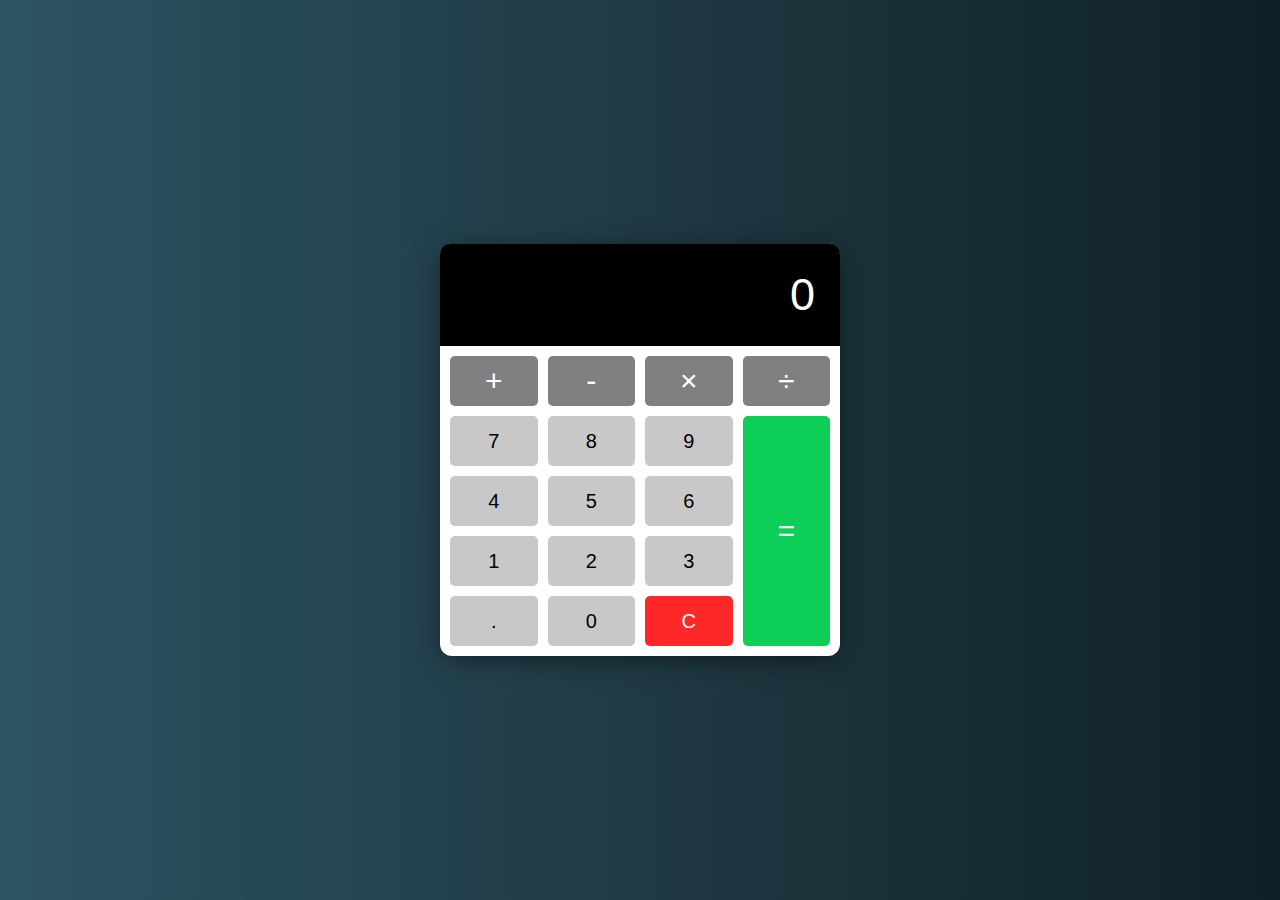
<file: Calculator/index.html>
<!DOCTYPE html>
<html lang="en">
<head>
    <meta charset="UTF-8">
    <meta name="viewport" content="width=device-width, initial-scale=1.0">
    <title>Calculator</title>
    <link rel="icon" type="image/png" href="favicon.png">
    <link rel="stylesheet" href="style.css">
</head>
<body>
    <!-- Calculator -->
    <div class="calculator">
        <!-- Display -->
        <div class="calculator-display">
            <h1>0</h1>
        </div>
        <!-- Buttons -->
        <div class="calculator-buttons">
            <button class="operator" value="+">+</button>
            <button class="operator" value="-">-</button>
            <button class="operator" value="*">×</button>
            <button class="operator" value="/">÷</button>
            <button value="7">7</button>
            <button value="8">8</button>
            <button value="9">9</button>
            <button value="4">4</button>
            <button value="5">5</button>
            <button value="6">6</button>
            <button value="1">1</button>
            <button value="2">2</button>
            <button value="3">3</button>
            <button class="decimal" value=".">.</button>
            <button value="0">0</button>
            <button class="clear" id="clear-btn">C</button>
            <button class="equal-sign operator" value="=">=</button>
        </div>
    </div>
    <!-- Script -->
    <script src="script.js"></script>
</body>
</html>
</file>
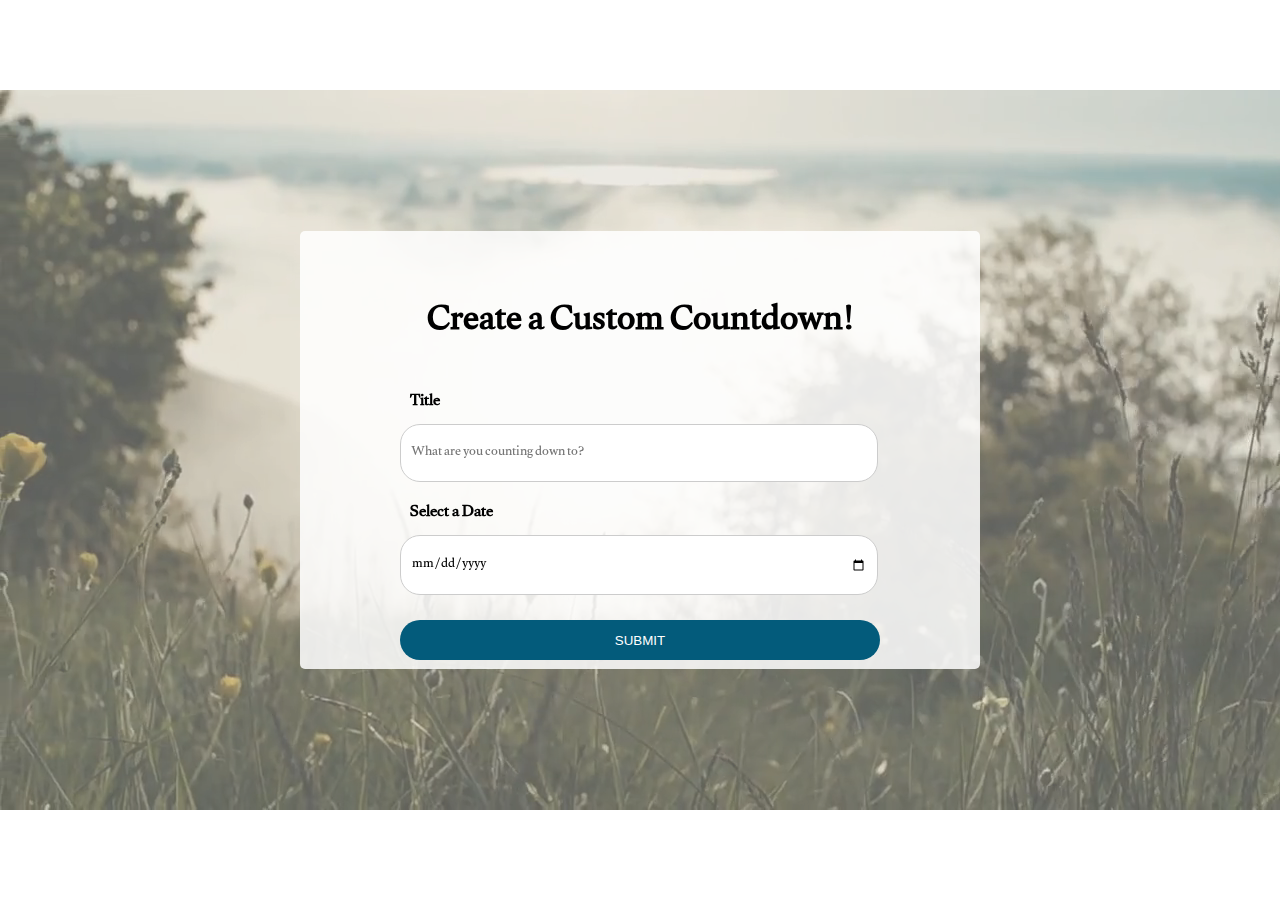
<file: Custom Countdown/index.html>
<!DOCTYPE html>
<html lang="en">
<head>
    <meta charset="UTF-8">
    <meta name="viewport" content="width=device-width, initial-scale=1.0">
    <title>Custom Countdown</title>
    <link rel="icon" type="image/png" href="favicon.png">
    <link rel="stylesheet" href="style.css">
</head>
<body>
    <!-- video background -->
    <video class="video-background" loop muted autoplay>
        <source src="Nature.mp4"></source>
    </video>
    <div class="video-overlay"></div>
    <!-- container -->
    <div class="container">
        <!-- input -->
        <div class="input-container" id="input-container">
            <h1>Create a Custom Countdown!</h1>
            <form class="form" id="coundownForm">
                <label for="title">Title</label>
                <input type="text" id="title" placeholder="What are you counting down to? ">
                <label for="date-picker">Select a Date</label>
                <input type="date" id="date-picker">
                <button type="submit">Submit</button>
            </form>
        </div>
        <!-- countdown -->
        <div class="countdown" id="countdown" hidden>
            <h1 id="countdown-title">Countdown Title Here</h1>
            <ul>
                <li><span></span>Days</li>
                <li><span></span>Hours</li>
                <li><span></span>Minutes</li>
                <li><span></span>Seconds</li>
            </ul>
            <button id="countdown-button">Reset</button>
        </div>
        <!-- complete -->
        <div class="complete" id="complete" hidden>
            <h1 class="complete-title">Countdown Complete!</h1>
            <h1 id="complete-info"></h1>
            <button id="complete-button">New Countdown</button>
        </div>
    </div>
    <!-- Script -->
    <script src="script.js"></script>
</body>
</html>
</file>
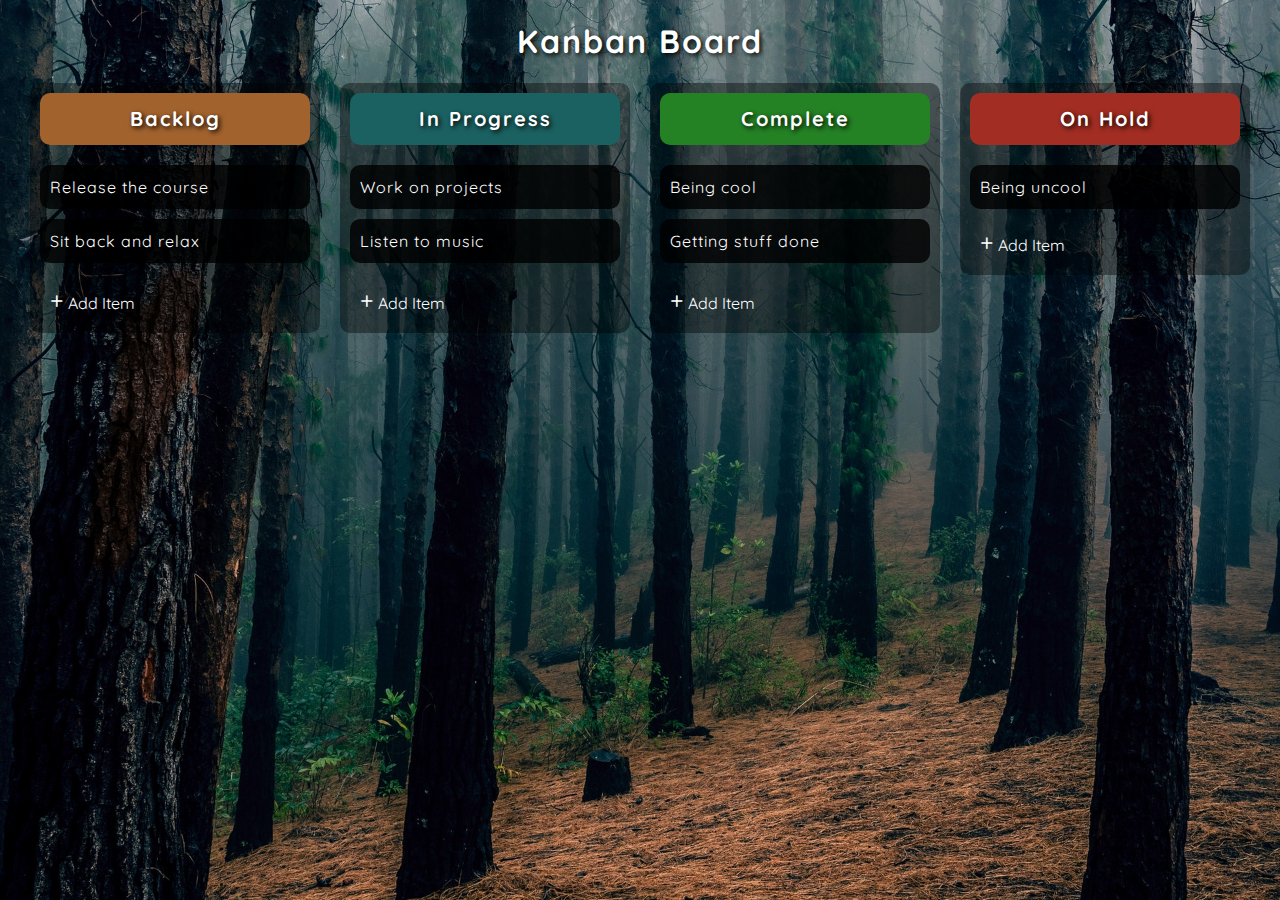
<file: Drag and Drop/index.html>
<!DOCTYPE html>
<html lang="en">
<head>
    <meta charset="UTF-8">
    <meta name="viewport" content="width=device-width, initial-scale=1.0">
    <title>Drag and Drop</title>
    <link rel="icon" type="image/png" href="favicon.png">
    <link rel="stylesheet" href="style.css">
</head>
<body>
    <h1 class="main-title">Kanban Board</h1>
    <div class="drag-container">
        <ul class="drag-list">
            <!-- Backlog Column -->
            <li class="drag-column backlog-column">
                <span class="header">
                    <h1>Backlog</h1>
                </span>
                <!-- Backlog Content -->
                <div id="backlog-content" class="custom-scroll">
                    <ul class="drag-item-list" id="backlog-list" ondrop="drop(event)" ondragover="allowDrop(event)" ondragenter="dragEnter(0)"></ul>
                </div>
                <!-- Add Button Group -->
                <div class="add-btn-group">
                    <div class="add-btn" onclick="showInputBox(0)">
                        <span class="plus-sign">+</span>
                        <span>Add Item</span>
                    </div>
                    <div class="add-btn solid" onclick="hideInputBox(0)">
                        <span>Save Item</span>
                    </div>
                </div>
                <div class="add-container">
                    <div class="add-item" contenteditable="true"></div>
                </div>
            </li>
            <!-- Progress Column -->
            <li class="drag-column progress-column">
                <span class="header">
                    <h1>In Progress</h1>
                </span>
                <!-- Progress Content -->
                <div id="progress-content" class="custom-scroll">
                    <ul class="drag-item-list" id="progress-list" ondrop="drop(event)" ondragover="allowDrop(event)" ondragenter="dragEnter(1)"></ul>
                </div>
                <!-- Add Button Group -->
                <div class="add-btn-group">
                    <div class="add-btn" onclick="showInputBox(1)">
                        <span class="plus-sign">+</span>
                        <span>Add Item</span>
                    </div>
                    <div class="add-btn solid" onclick="hideInputBox(1)">
                        <span>Save Item</span>
                    </div>
                </div>
                <div class="add-container">
                    <div class="add-item" contenteditable="true"></div>
                </div>
            </li>
            <!-- Complete Column -->
            <li class="drag-column complete-column">
                <span class="header">
                    <h1>Complete</h1>
                </span>
                <!-- Complete Content -->
                <div id="complete-content" class="custom-scroll">
                    <ul class="drag-item-list" id="complete-list" ondrop="drop(event)" ondragover="allowDrop(event)" ondragenter="dragEnter(2)"></ul>
                </div>
                <!-- Add Button Group -->
                <div class="add-btn-group">
                    <div class="add-btn" onclick="showInputBox(2)">
                        <span class="plus-sign">+</span>
                        <span>Add Item</span>
                    </div>
                    <div class="add-btn solid" onclick="hideInputBox(2)">
                        <span>Save Item</span>
                    </div>
                </div>
                <div class="add-container">
                    <div class="add-item" contenteditable="true"></div>
                </div>
            </li>
            <!-- On Hold Column -->
            <li class="drag-column on-hold-column">
                <span class="header">
                    <h1>On Hold</h1>
                </span>
                <!-- On Hold Content -->
                <div id="on-hold-content" class="custom-scroll">
                    <ul class="drag-item-list" id="on-hold-list" ondrop="drop(event)" ondragover="allowDrop(event)" ondragenter="dragEnter(3)"></ul>
                </div>
                <!-- Add Button Group -->
                <div class="add-btn-group">
                    <div class="add-btn" onclick="showInputBox(3)">
                        <span class="plus-sign">+</span>
                        <span>Add Item</span>
                    </div>
                    <div class="add-btn solid" onclick="hideInputBox(3)">
                        <span>Save Item</span>
                    </div>
                </div>
                <div class="add-container">
                    <div class="add-item" contenteditable="true"></div>
                </div>
            </li>
        </ul>
    </div>
    <!-- Script -->
    <script src="script.js"></script>
</body>
</html>
</file>
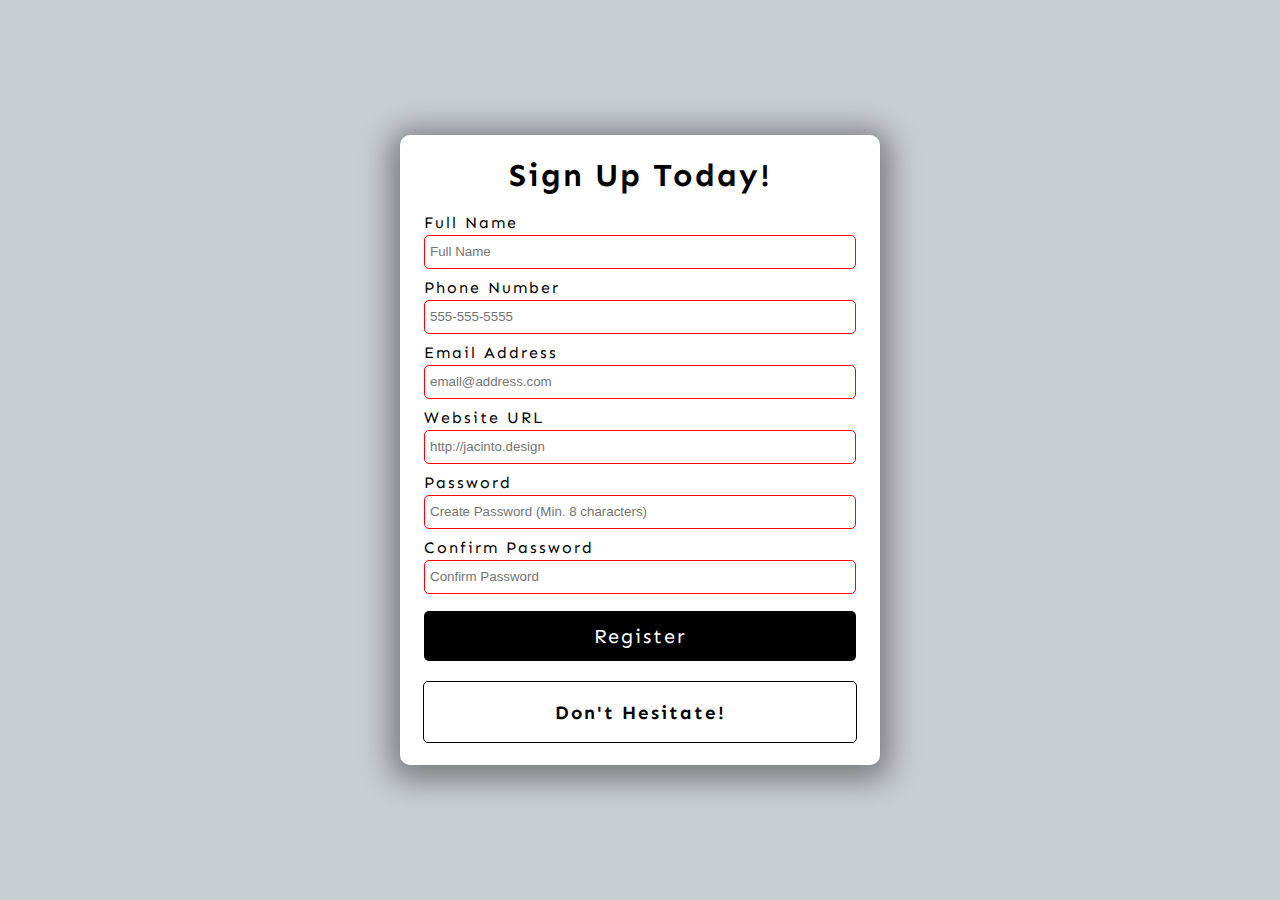
<file: Form Validator/index.html>
<!DOCTYPE html>
<html lang="en">
<head>
    <meta charset="UTF-8">
    <meta name="viewport" content="width=device-width, initial-scale=1.0">
    <title>Form Validator</title>
    <link rel="icon" type="image/png" href="favicon.png">
    <link rel="stylesheet" href="style.css">
</head>
<body>
  <div class="container">
    <h1>Sign Up Today!</h1>
    <!-- Form -->
    <form id="form">
      <!-- Full Name -->
      <div class="form-group">
        <label for="name">Full Name</label>
        <input type="text" id="name" name="name" 
               placeholder="Full Name" required minlength="3" maxlength="100">
      </div>
      <!-- Phone Number -->
      <div class="form-group">
        <label for="phone">Phone Number</label>
        <input type="tel" id="phone" name="phone" 
               placeholder="555-555-5555" required pattern="[0-9]{3}-[0-9]{3}-[0-9]{4}">
      </div>
      <!-- Email Address -->
      <div class="form-group">
        <label for="email">Email Address</label>
        <input type="email" id="email" name="email" 
               placeholder="email@address.com" required>
      </div>
      <!-- Website URL -->
      <div class="form-group">
        <label for="website">Website URL</label>
        <input type="url" id="website" name="website" 
               placeholder="http://jacinto.design" required>
      </div>
      <!-- Password -->
      <div class="form-group">
        <label for="password1">Password</label>
        <input type="password" id="password1" placeholder="Create Password (Min. 8 characters)" 
               required pattern="^(?=.*\d)(?=.*[a-z])(?=.*[A-Z])(?=.*[a-zA-Z]).{8,}$"
               title="Please include at least 1 uppercase character, 1 lowercase character, and 1 number.">
      </div>
      <!-- Confirm Password -->
      <div class="form-group">
        <label for="password2">Confirm Password</label>
        <input type="password" id="password2" placeholder="Confirm Password"
               required pattern="^(?=.*\d)(?=.*[a-z])(?=.*[A-Z])(?=.*[a-zA-Z]).{8,}$" name="password">
      </div>
      <button type="submit">Register</button>
    </form>
    <!-- Error/Success Message -->
    <div class="message-container">
      <h3 id="message">Don't Hesitate!</h3>
    </div>
  </div>
  <!-- Script -->
  <script src="script.js"></script>
</body>
</html>
</file>
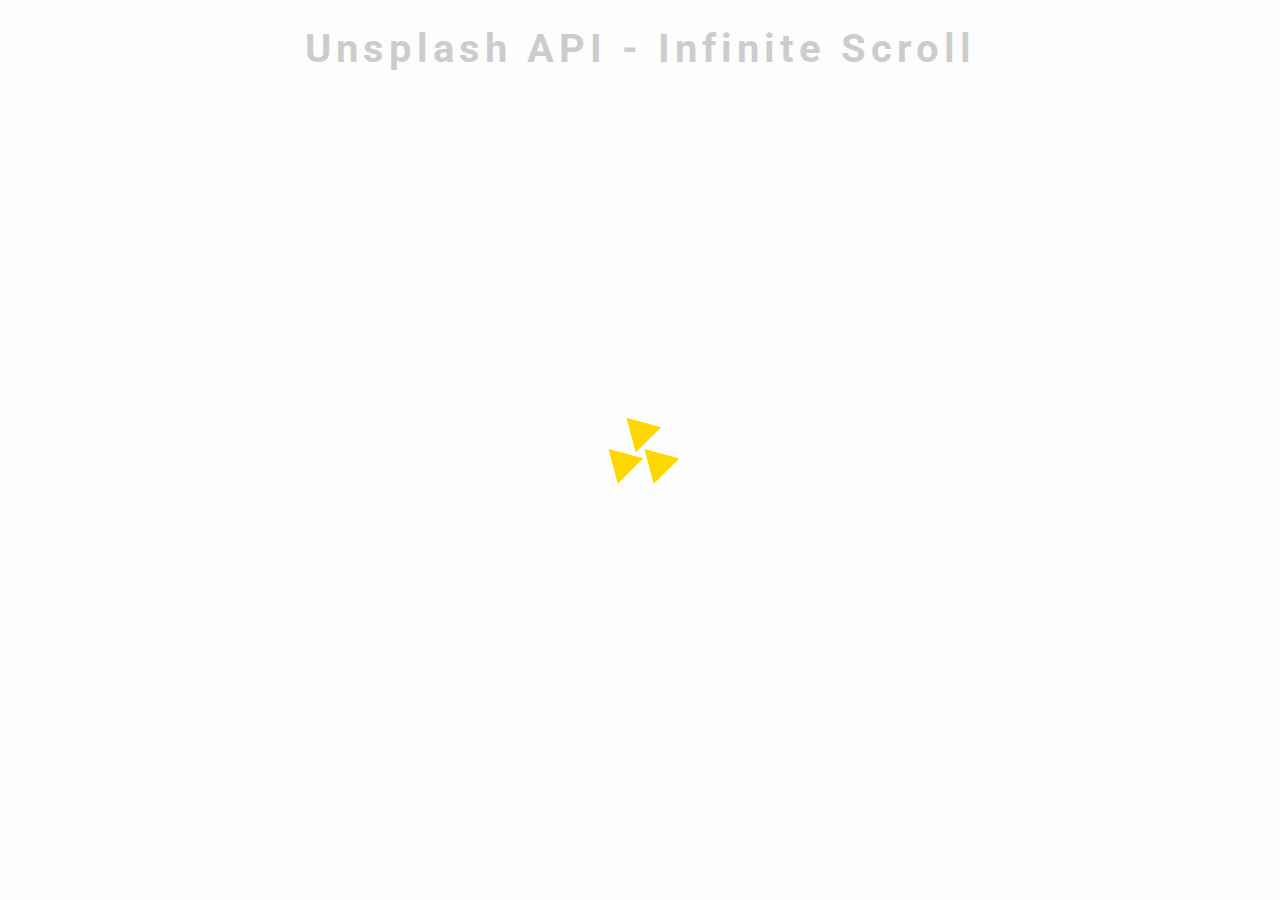
<file: Infinity Scroll/index.html>
<!DOCTYPE html>
<html lang="en">
<head>
    <meta charset="UTF-8">
    <meta http-equiv="X-UA-Compatible" content="IE=edge">
    <meta name="viewport" content="width= , initial-scale=1.0">
    <title>Infinite Scroll</title>
    <link rel="icon" type="image/png" href="https://www.google.com/s2/u/0/favicons?domain=css-tricks.com">
    <link rel="stylesheet" href="style.css"/>
</head>
<body>
    <!-- Title -->
    <h1>Unsplash API - Infinite Scroll</h1>
    <!-- Loader -->
    <div class="loader" id="loader">
        <img src="loader.svg" alt="Loading">
    </div>
    <!-- Image Container -->
    <div class="image-container" id="image-container"></div>
    
    <!-- Script -->
    <script src="script.js"></script>
</body>
</html>
</file>
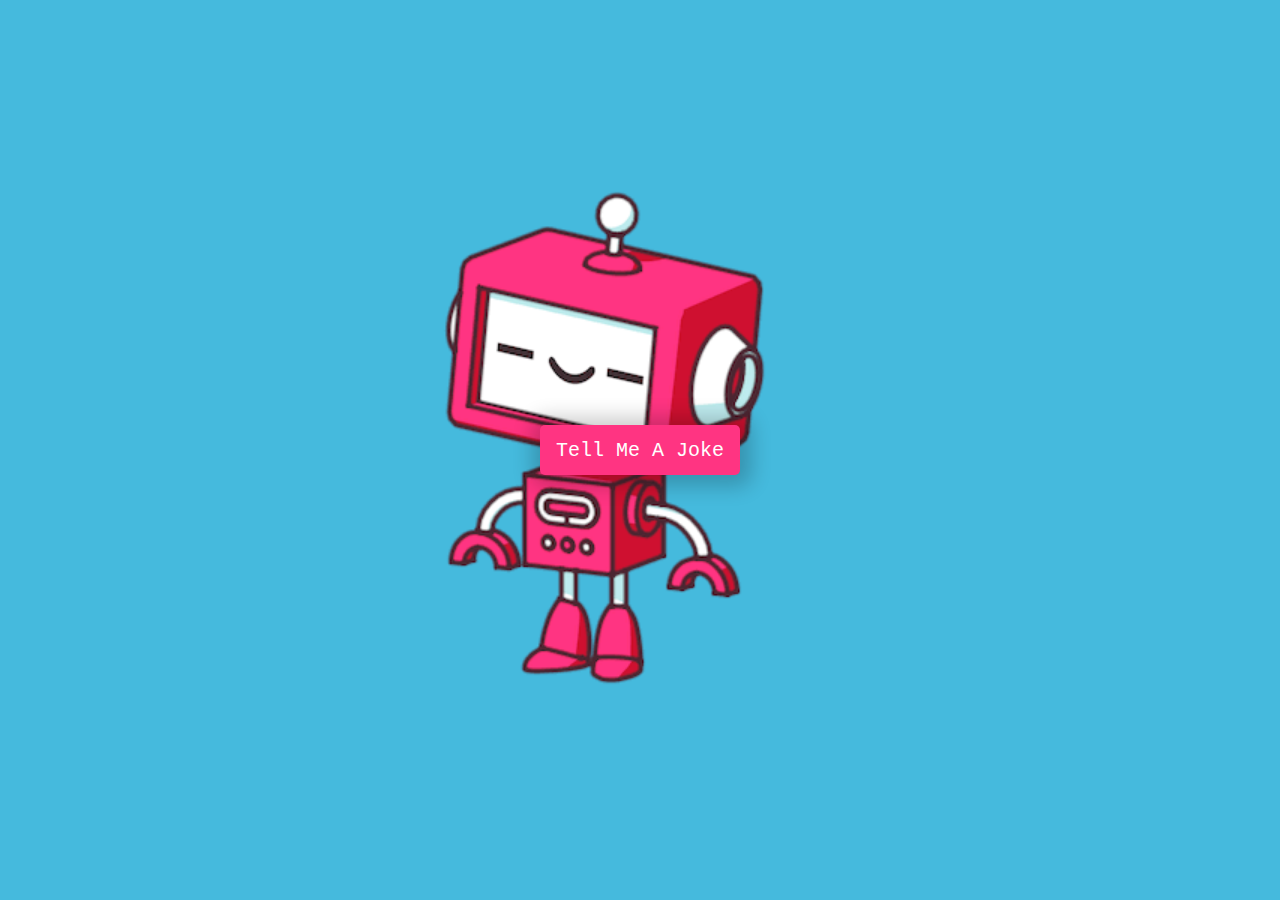
<file: Joke Teller/index.html>
<!DOCTYPE html>
<html lang="en">
<head>
    <meta charset="UTF-8">
    <meta name="viewport" content="width=device-width, initial-scale=1.0">
    <title>Joke Teller</title>
    <link rel="icon" type="image/png" href="favicon.png">
    <link rel="stylesheet" href="style.css">
</head>
<body>
    <div class="container">
        <button id="button">Tell Me A Joke</button>
        <audio id="audio" controls hidden></audio>
    </div>
    <!-- Script -->
    <script src="script.js"></script>
</body>
</html>
</file>
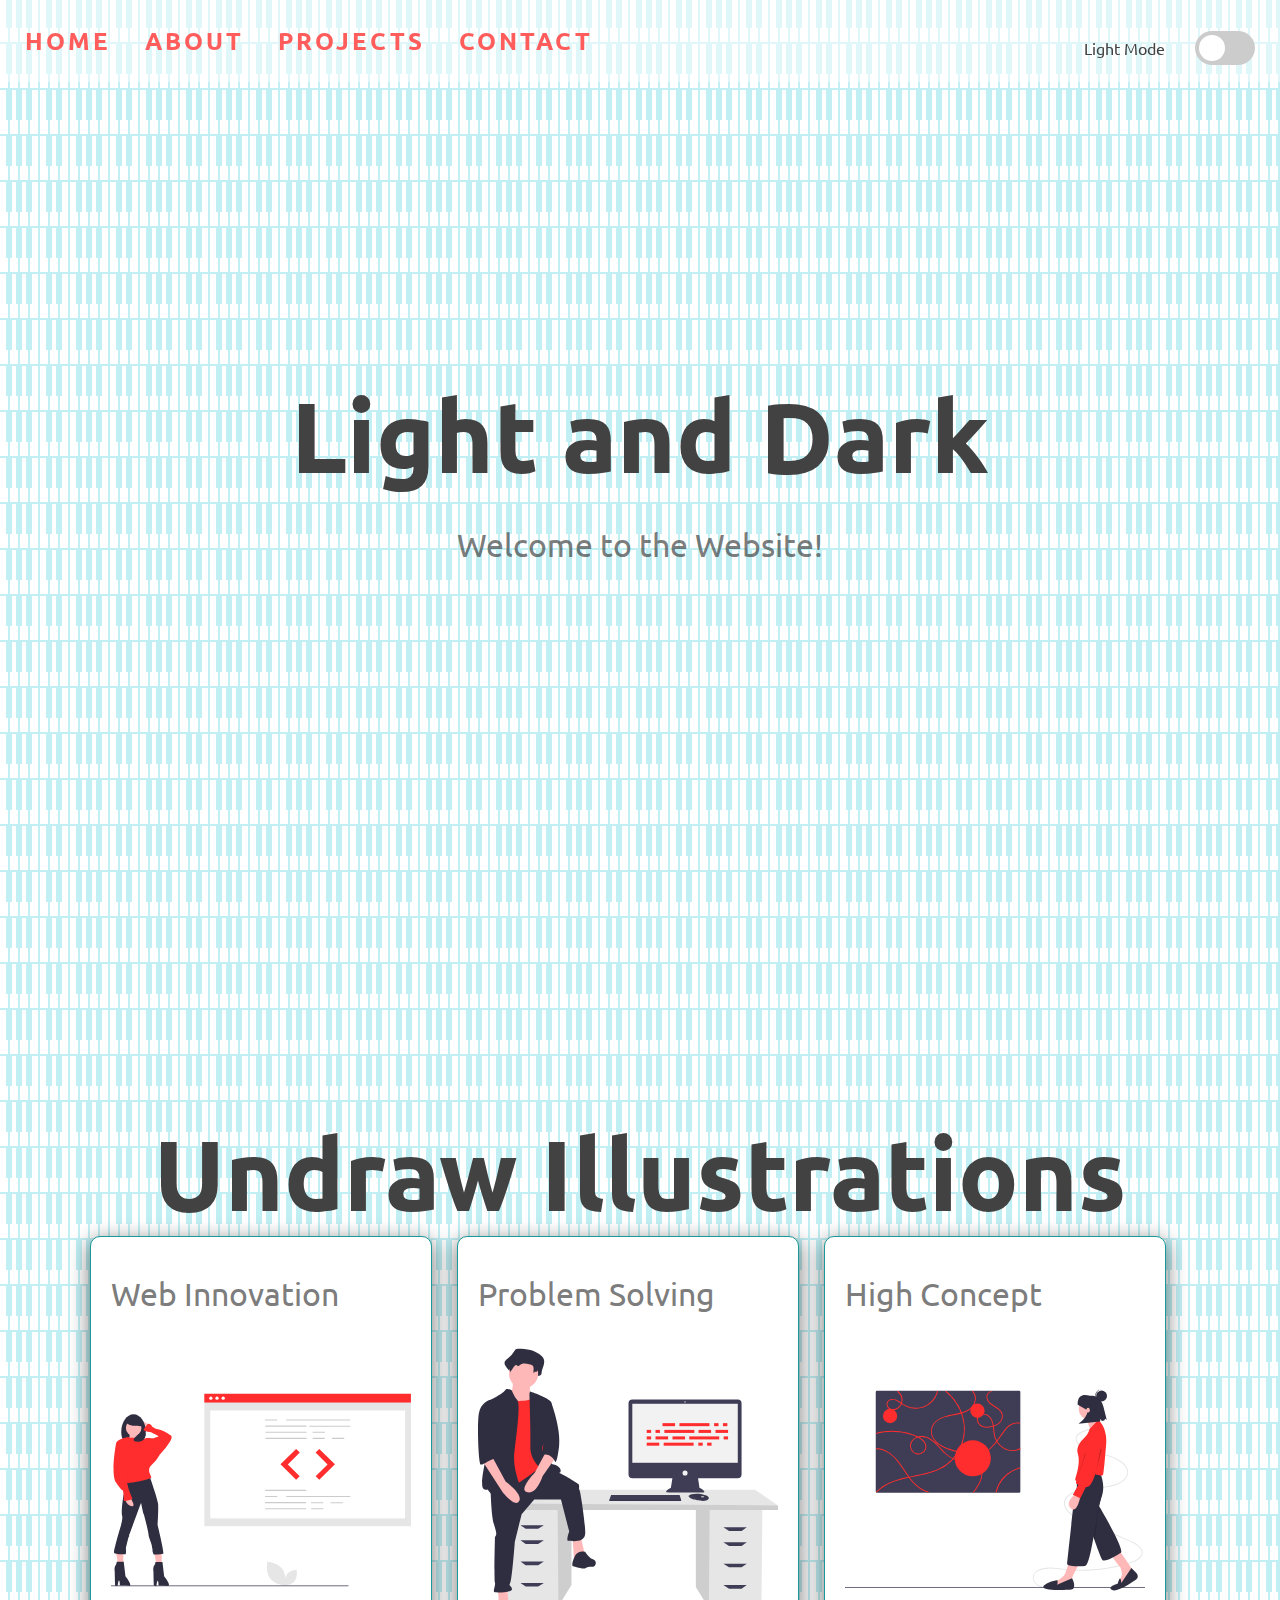
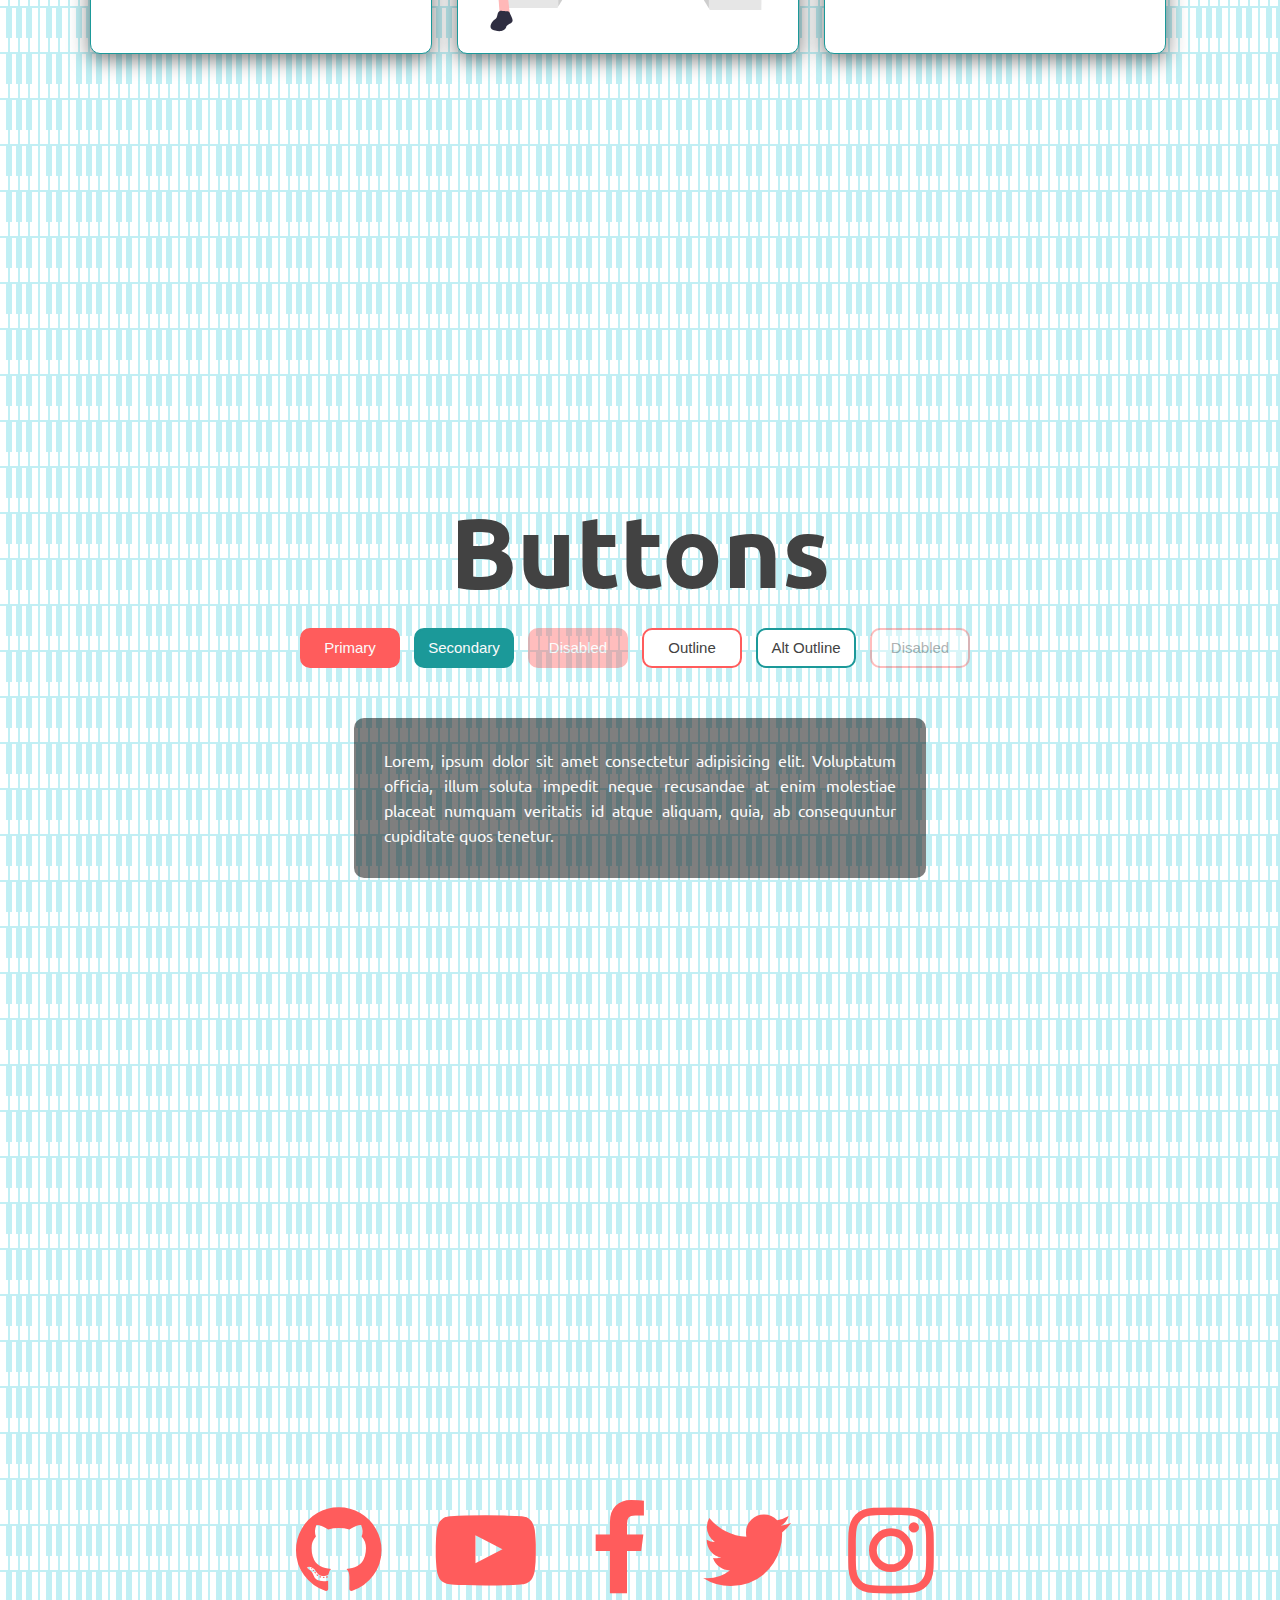
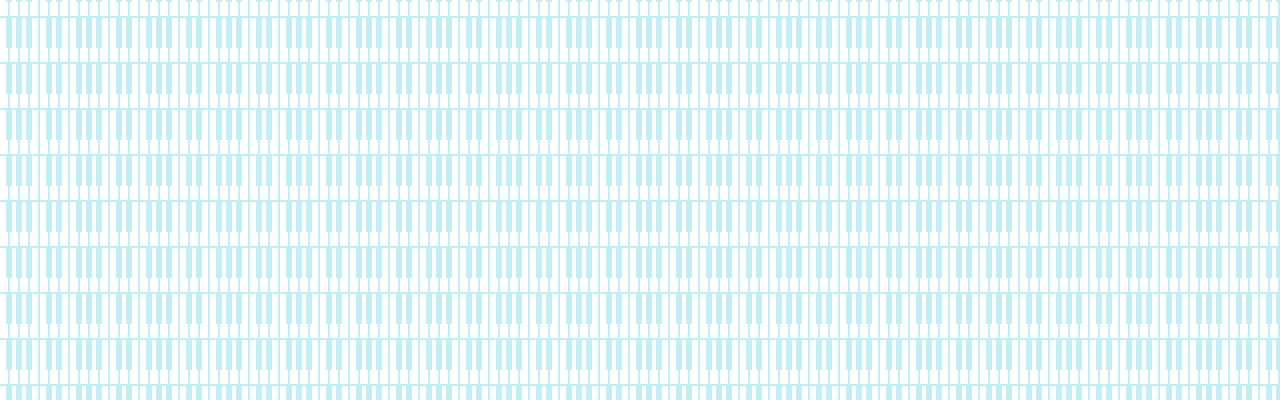
<file: Light Dark Mode/index.html>
<!DOCTYPE html>
<html lang="en">
<head>
    <meta charset="UTF-8">
    <meta name="viewport" content="width=device-width, initial-scale=1.0">
    <title>Light Dark Mode</title>
    <link rel="icon" type="image/png" href="favicon.png">
    <link rel="stylesheet" href="https://cdnjs.cloudflare.com/ajax/libs/font-awesome/4.7.0/css/font-awesome.min.css">
    <link rel="stylesheet" href="style.css">
</head>
<body>
    <!-- dark mode switch -->
    <div class="theme-switch-wrapper">
        <span id="toggle-icon">
            <span class="toggle-text">Light Mode</span>
            <i class="fas fa-sun"></i>
        </span>
        <label class="theme-switch">
            <input type="checkbox">
            <div class="slider round"></div>
        </label>
    </div>
    <!-- navigation -->
    <nav id = "nav">
        <a href="#home">HOME</a>
        <a href="#about">ABOUT</a>
        <a href="#projects">PROJECTS</a>
        <a href="#contact">CONTACT</a>
    </nav>
    <!-- home section -->
    <section id="home">
        <div class="title-group">
            <h1>Light and Dark</h1>
            <h2>Welcome to the Website!</h2>
        </div>
    </section>
    <!-- About Section -->
    <section id="about">
        <h1>Undraw Illustrations</h1>
        <div class="about-container">
            <div class="image-container">
                <h2>Web Innovation</h2>
                <img src="img/undraw_proud_coder_light.svg" alt="Proud Coder" id="image1">
            </div>
            <div class="image-container">
                <h2>Problem Solving</h2>
                <img src="img/undraw_feeling_proud_light.svg" alt="Proud Coder" id="image2">
            </div>
            <div class="image-container">
                <h2>High Concept</h2>
                <img src="img/undraw_conceptual_idea_light.svg" alt="Idea" id="image3">
            </div>
        </div>
    </section>
    <!-- projects section -->
    <section id="projects">
        <h1>Buttons</h1>
        <div class="buttons">
            <button class="primary">Primary</button>
            <button class="secondary">Secondary</button>
            <button class="primary" disabled>Disabled</button>
            <button class="outline">Outline</button>
            <button class="secondary outline">Alt Outline</button>
            <button class="outline" disabled>Disabled</button>
        </div>
        <div class="text-box" id="text-box">
            <p>Lorem, ipsum dolor sit amet consectetur adipisicing elit. Voluptatum officia, illum soluta impedit neque recusandae at enim molestiae placeat numquam veritatis id atque aliquam, quia, ab consequuntur cupiditate quos tenetur.</p>
        </div>
    </section>
    <!-- contact section -->
    <section id="contact">
        <div class="social-icons">
            <i class="fa fa-github"></i>
            <i class="fa fa-youtube-play"></i>
            <i class="fa fa-facebook"></i>
            <i class="fa fa-twitter"></i>
            <i class="fa fa-instagram"></i>
        </div>

    </section>

    <!-- Script -->
    <script src="script.js"></script>
</body>
</html>
</file>
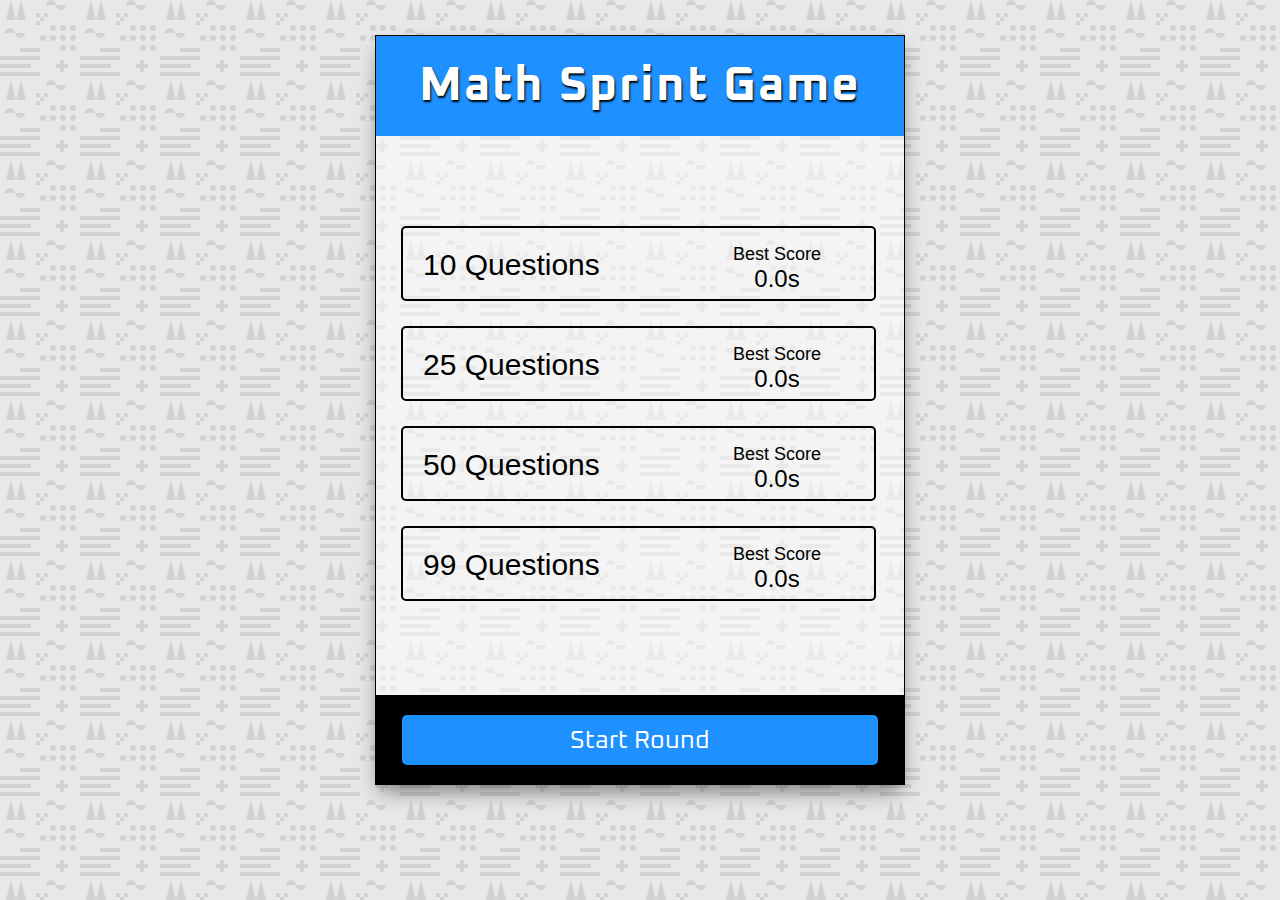
<file: Math Sprint Game/index.html>
<!DOCTYPE html>
<html lang="en">
<head>
    <meta charset="UTF-8">
    <meta name="viewport" content="width=device-width, initial-scale=1.0">
    <title>Math Sprint Game</title>
    <link rel="icon" type="image/png" href="favicon.png">
    <link rel="stylesheet" href="style.css">
</head>
<body>
    <div class="game-container">

        <!-- Header -->
        <div class="header">
            <h1>Math Sprint Game</h1>
        </div>

        <!-- Splash Page -->
        <div class="card" id="splash-page">
            <form id="start-form">
                <div class="selection-container">
                    <!-- 10 Questions Radio Input -->
                    <div class="radio-container">
                        <label for="value-10">10 Questions</label>
                        <input type="radio" name="questions" value="10" id="value-10">
                        <span class="best-score">
                            <span>Best Score</span>
                            <span class="best-score-value"></span>
                        </span>
                    </div>
                    <!-- 25 Questions Radio Input -->
                    <div class="radio-container">
                        <label for="value-25">25 Questions</label>
                        <input type="radio" name="questions" value="25" id="value-25">
                        <span class="best-score">
                            <span>Best Score</span>
                            <span class="best-score-value"></span>
                        </span>
                    </div>
                    <!-- 50 Questions Radio Input -->
                    <div class="radio-container">
                        <label for="value-50">50 Questions</label>
                        <input type="radio" name="questions" value="50" id="value-50">
                        <span class="best-score">
                            <span>Best Score</span>
                            <span class="best-score-value"></span>
                        </span>
                    </div>
                    <!-- 99 Questions Radio Input -->
                    <div class="radio-container">
                        <label for="value-99">99 Questions</label>
                        <input type="radio" name="questions" value="99" id="value-99">
                        <span class="best-score">
                            <span>Best Score</span>
                            <span class="best-score-value"></span>
                        </span>
                    </div>
                </div>
                <!-- Start Button -->
                <div class="selection-footer">
                    <button class="start" type="submit">Start Round</button>
                </div>
            </form>
        </div>

        <!-- Countdown Page -->
        <div class="card" id="countdown-page" hidden>
            <h1 class="countdown">3</h1>
        </div>

        <!-- Game Page -->
        <div class="card" id="game-page" hidden>
            <!-- Item Container -->
            <div class="item-container"></div>
            <!-- Right/Wrong Buttons -->
            <div class="item-footer">
                <button class="wrong" onclick="select(false)">Wrong</button>
                <button class="right" onclick="select(true)">Right</button>
            </div>
        </div>        

        <!-- Score Page -->
        <div class="card" id="score-page" hidden>
            <!-- Score Container -->
            <div class="score-container">
                <h1 class="title">Your Time</h1>
                <h1 class="final-time"></h1>
                <h1 class="base-time"></h1>
                <h1 class="penalty-time"></h1>
            </div>
            <!-- Play Again Button -->
            <div class="score-footer">
                <button class="play-again" onclick="playAgain()" hidden>Play Again</button>
            </div>
        </div>

    </div>
    <!-- Script -->
    <script src="shuffle.js"></script>
    <script src="script.js"></script>
</body>
</html>
</file>
<file: Calculator/style.css>
html {
  box-sizing: border-box;
}

body {
  margin: 0;
  min-height: 100vh;
  display: flex;
  justify-content: center;
  align-items: center;
  background: whitesmoke;
  background: linear-gradient(to right, #2c5364, #203a43, #0f2027);
}

.calculator {
  background: white;
  width: 400px;
  border-radius: 12px;
  box-shadow: 0 5px 30px -5px rgba(0, 0, 0, 0.6);
}

/* Display */
.calculator-display {
  background: black;
  color: white;
  margin: 0;
  display: flex;
  align-items: center;
  justify-content: flex-end;
  border-radius: 10px 10px 0 0;
  max-width: 100%;
}

.calculator-display h1 {
  margin: 0;
  padding: 25px;
  font-size: 45px;
  font-family: "Lucida Console", sans-serif;
  font-weight: 100;
  overflow-x: auto;
}

/* Custom Scrollbar */
::-webkit-scrollbar {
  width: 5px;
}

::-webkit-scrollbar-track {
  background: #f1f1f1;
}

::-webkit-scrollbar-thumb {
  background: #888;
}

::-webkit-scrollbar-thumb:hover {
  background: #555;
}

/* Buttons */
.calculator-buttons {
  display: grid;
  grid-gap: 10px;
  grid-template-columns: repeat(4, 1fr);
  padding: 10px;
}

button {
  min-height: 50px;
  font-size: 20px;
  font-weight: 100;
  border: none;
  background: rgb(200, 200, 200);
  border-radius: 5px;
  cursor: pointer;
}

button:hover {
  filter: brightness(110%);
}

button:active {
  transform: translateY(1px);
}

button:focus {
  outline: none;
}

.operator {
  background: grey;
  color: white;
  font-size: 30px;
}

.clear {
  background: rgb(255, 40, 40);
  color: white;
}

.clear:hover {
  filter: brightness(90%);
}

.equal-sign {
  grid-column: -2;
  grid-row: 2 / span 4;
  background: rgb(13, 206, 87);
}

/* Media Query: Large Smartphone (Vertical) */
@media screen and (max-width: 600px) {
  .calculator {
    width: 95%;
  }
}
</file>
<file: Custom Countdown/style.css>
@import url('https://fonts.googleapis.com/css2?family=Gulzar&display=swap');

html {
  box-sizing: border-box;
}

body {
  margin: 0;
  min-height: 100vh;
  overflow-y: hidden;
  display: flex;
  align-items: center;
  font-family: Gulzar, sans-serif;
}

/* Video Background */
.video-background {
  position: fixed;
  right: 0;
  bottom: 0;
  width: 100vw;
  height: auto;
}

video {
  position: absolute;
  top: 50%;
  left: 50%;
  transform: translate(-50%, -50%);
}

.video-overlay {
  position: fixed;
  left: 0;
  top: 0;
  height: 100vh;
  width: 100vw;
  background: rgba(255, 255, 255, 0.35);
}

/* Container */
.container {
  min-width: 580px;
  min-height: 304px;
  color: black;
  margin: 0 auto;
  padding: 25px 50px;
  border-radius: 5px;
  z-index: 2;
  display: flex;
  justify-content: center;
  background: rgba(255, 255, 255, 0.85);
}

.input-container {
  position: relative;
  top: 20px;
}

h1 {
  font-size: 35px;
  text-align: center;
  margin-top: 0;
  margin-bottom: 10px;
}

/* Form */
.form {
  width: 480px;
}

label {
  font-weight: bold;
  margin-left: 10px;
}

input {
  width: 95%;
  margin-bottom: 10px;
  padding: 10px;
  border: 1px solid #ccc;
  border-radius: 20px;
  background: #fff;
  outline: none;
  font-family: Gulzar, sans-serif;

}

/* Button */
button {
  width: 100%;
  height: 40px;
  border-radius: 20px;
  margin-top: 15px;
  border: none;
  text-transform: uppercase;
  background: #035b7b;
  color: white;
  cursor: pointer;
  outline: none;
}

button:hover {
  filter: brightness(110%);
}



/* Countdown */
ul {
  margin-left: -45px;
}

li {
  display: inline-block;
  font-size: 30px;
  list-style-type: none;
  padding: 10px;
  text-transform: uppercase;
}

li span {
  display: block;
  font-size: 80px;
  text-align: center;
}

/* Complete */
.complete {
  position: relative;
  top: 60px;
}

.complete-title {
  animation: complete 4s infinite;
}

@keyframes complete {
  0% {
    color: rgb(233, 13, 13);
  }
  25% {
    color: rgb(233, 211, 13);
  }
  50% {
    color:rgb(64, 233, 13);
    transform: scale(1.5);
  }
  75% {
    color:rgb(0, 38, 253);
  }
  100% {
    color:rgb(181, 16, 231);
  }
}

/* Media Query: Large Smartphone (Vertical) */
@media screen and (max-width: 600px) {
  .video-background {
    height: 100vh;
    width: 100vw;

  }
  
  video {
    object-fit: cover;
    object-position: 70%;
    margin-top: -1px;
  }

  .container {
    min-width: unset;
    width: 95vw;
    min-height: 245px;
    padding: 20px;
    margin: 10px;
  }

  .input-container {
    top: unset;
  }

  .countdown {
    position: relative;
    top: 10px;
  }

  .form {
    width: unset;
  }

  input {
    width: 93%;
  }

  h1 {
    font-size: 20px;
  }

  li {
    font-size: 15px;
  }

  li span {
    font-size: 40px;
  }
}
</file>
<file: Drag and Drop/style.css>
/* Trees Image - Pexels: https://www.pexels.com/photo/photo-of-trees-in-forest-3801030/ */
@import url("https://fonts.googleapis.com/css?family=Quicksand&display=swap");

html {
  box-sizing: border-box;
}

:root {
  --column-1: #a2622d;
  --column-2: #1b6161;
  --column-3: #248224;
  --column-4: #a22d22;
}

body {
  margin: 0;
  background: url("./trees.jpg");
  background-size: cover;
  background-position: 50% 60%;
  background-attachment: fixed;
  color: white;
  font-family: Quicksand, sans-serif;
  overflow-y: hidden;
}

h1 {
  letter-spacing: 2px;
  text-shadow: 2px 2px 5px black;
}

.main-title {
  text-align: center;
  font-size: 3rem;
}

ul {
  list-style-type: none;
  margin: 0;
  padding: 0;
}

.drag-container {
  margin: 20px;
}

.drag-list {
  display: flex;
  align-items: flex-start;
}

/* Columns */
.drag-column {
  flex: 1;
  margin: 0 10px;
  position: relative;
  background-color: rgba(0, 0, 0, 0.4);
  border-radius: 10px;
  overflow-x: hidden;
}

.backlog-column .header,
.backlog-column .solid,
.backlog-column .solid:hover,
.backlog-column .over {
  background-color: var(--column-1);
}

.progress-column .header,
.progress-column .solid,
.progress-column .solid:hover,
.progress-column .over {
  background-color: var(--column-2);
}

.complete-column .header,
.complete-column .solid,
.complete-column .solid:hover,
.complete-column .over {
  background-color: var(--column-3);
}

.on-hold-column .header,
.on-hold-column .solid,
.on-hold-column .solid:hover,
.on-hold-column .over {
  background-color: var(--column-4);
}

/* Custom Scrollbar */
.custom-scroll {
  overflow-y: auto;
  max-height: 52vh;
}

.custom-scroll::-webkit-scrollbar-track {
  box-shadow: inset 0 0 6px rgba(0, 0, 0, 0.4);
  border-radius: 10px;
  background-color: rgba(255, 255, 255, 0.3);
  margin-right: 5px;
}

.custom-scroll::-webkit-scrollbar {
  width: 10px;
}

.custom-scroll::-webkit-scrollbar-thumb {
  border-radius: 10px;
  box-shadow: inset 0 0 6px rgba(0, 0, 0, 0.3);
  background-color: rgba(0, 0, 0, 0.8);
}

.header {
  display: flex;
  justify-content: center;
  border-radius: 10px;
  margin: 10px;
}

.header h1 {
  font-size: 1.25rem;
}

/* Drag and Drop */
.over {
  padding: 50px 10px;
}

.drag-item-list {
  min-height: 50px;
}

.drag-item {
  margin: 10px;
  padding: 10px;
  height: fit-content;
  background-color: rgba(0, 0, 0, 0.8);
  border-radius: 10px;
  line-height: 1.5rem;
  letter-spacing: 1px;
  cursor: pointer;
}

.drag-item:focus {
  outline: none;
  background-color: white;
  color: black;
}

/* Add Button Group */
.add-btn-group {
  display: flex;
  justify-content: space-between;
}

.add-btn {
  margin: 10px;
  padding: 5px 10px;
  display: flex;
  align-items: center;
  cursor: pointer;
  width: fit-content;
  border-radius: 5px;
  transition: all 0.3s ease-in;
  user-select: none;
}

.add-btn:hover {
  background-color: rgba(255, 255, 255, 0.9);
  color: black;
}

.add-btn:active {
  transform: scale(0.97);
}

.solid {
  display: none;
}

.solid:hover {
  transition: unset;
  filter: brightness(95%);
  color: white;
}

.plus-sign {
  font-size: 1.5rem;
  margin-right: 5px;
  position: relative;
  top: -3px;
}

.add-container {
  margin: 10px;
  padding: 5px 10px;
  border-radius: 10px;
  background-color: rgba(255, 255, 255, 0.9);
  min-height: 100px;
  display: none;
}

.add-item {
  width: 100%;
  min-height: 100px;
  height: auto;
  background-color: white;
  border-radius: 10px;
  margin: 5px auto;
  resize: none;
  color: black;
  padding: 10px;
}

.add-item:focus {
  outline: none;
}

/* Media Query: Laptop */
@media screen and (max-width: 1800px) {
  .main-title {
    font-size: 2rem;
  }
}

/* Media Query: Large Smartphone (Vertical) */
@media screen and (max-width: 600px) {
  body {
    overflow-y: auto;
  }

  .drag-container {
    margin: 0;
  }

  .drag-list {
    display: block;
  }

  .drag-column {
    margin: 10px;
  }
}
</file>
<file: Form Validator/style.css>
@import url("https://fonts.googleapis.com/css?family=Sen&display=swap");

html {
  box-sizing: border-box;
}

body {
  margin: 0;
  min-height: 100vh;
  font-family: Sen, sans-serif;
  letter-spacing: 2px;
  display: flex;
  align-items: center;
  justify-content: center;
  background: #c9ced3;
}

.container {
  width: 480px;
  height: 630px;
  background: white;
  display: flex;
  flex-direction: column;
  align-items: center;
  border-radius: 10px;
  box-shadow: 0 5px 30px 10px rgba(0, 0, 0, 0.4);
}

/* Form */
form {
  width: 90%;
}

.form-group {
  height: 65px;
}

label {
  position: relative;
  bottom: 3px;
}

input {
  width: 100%;
  height: 34px;
  padding: 5px;
  border: 1px solid black;
  border-radius: 5px;
  outline: none;
  box-sizing: border-box;
  transition: all 0.3s;
}

input:valid {
  border: 1px solid green;
}

input:invalid {
  border: 1px solid red;
}

button {
  cursor: pointer;
  color: white;
  background: black;
  border: none;
  border-radius: 5px;
  height: 50px;
  width: 100%;
  font-family: Sen, sans-serif;
  font-size: 20px;
  letter-spacing: 2px;
  margin-top: 5px;
}

button:hover {
  filter: brightness(200%);
  background: rgb(22, 22, 22);
}

button:focus {
  outline: none;
}

.message-container {
  border: 1px solid black;
  border-radius: 5px;
  width: 90%;
  margin-top: 20px;
  display: flex;
  justify-content: center;
  color: black;
}
</file>
<file: Infinity Scroll/style.css>
@import url('https://fonts.googleapis.com/css2?family=Roboto&display=swap');


html {
    box-sizing: border-box;
}

body{
    margin: 0;
    font-family: Roboto, sans-serif;
    background: whitesmoke;
}

h1 {
    text-align: center;
    margin-top: 25px;
    margin-bottom: 15px;
    font-size: 40px;
    letter-spacing: 5px;
}

/* Loader */

.loader {
    position: fixed;
    top: 0;
    bottom: 0;
    left: 0;
    right: 0;
    background: rgba(255, 255, 255, 0.8);
}

.loader img {
    position: fixed;
    top: 50%;
    left: 50%;
    transform: translate(-50%, -50%);

}

/* Image Container */
.image-container {
    margin: 10px 30%; 
}

.image-container img {
    width: 100%;
    margin-top: 5px;
}

/* Media Query: Large Smartphone */
@media screen and (max-width: 600px) {
    h1 {
        font-size: 18px;
    }

    .image-container {
        margin: 10px;
    }
}
</file>
<file: Joke Teller/style.css>
/* ROBOT.GIF from Giphy - https://giphy.com/gifs/robot-cinema-4d-eyedesyn-3o7abtn7DuREEpsyWY */

html {
  box-sizing: border-box;
}
 body {
  margin: 0px;
  background: #45badd;
 }

 .container {
  height: 100vh;
  width: 100vw;
  display: flex;
  flex-direction: column;
  justify-content: center;
  align-items: center;
  background: url('./robot.gif');
  background-size: contain;
  background-position: left center;
  background-repeat: no-repeat;

 }

 button {
  cursor: pointer;
  outline: none;
  width: 200px;
  height: 50px;
  font-family: 'Courier New', Courier, monospace;
  font-size: 20px;
  color: white;
  background: #ff3482;
  border: none;
  border-radius: 5px;
  box-shadow: 2px 2px 20px 10px rgba(0, 0, 0, 0.2);
 }

 button:hover {
  filter: brightness(95%);
 }

 button:active {
  transform: scale(0.98);
 }

 button:disabled {
  cursor: default;
  filter: brightness(30%)
 }

 /* media query: tablet or smaller */
 @media screen and (max-width: 1000px) {
  .container {
    background-position: center center;
    background-size: cover;
  }
  
  button {
    box-shadow: 5px 5px 30px 20px rgba(0, 0, 0, 0.5);
  }
 }
</file>
<file: Light Dark Mode/style.css>
@import url('https://fonts.googleapis.com/css2?family=Kdam+Thmor+Pro&family=Ubuntu&display=swap');

:root {
  --primary-color: rgb(255, 92, 92);
  --primary-variant: #ff2d2d;
  --secondary-color: #1b9999;
  --on-primary: rgb(250, 250, 250);
  --on-background: rgb(66, 66, 66);
  --on-background-alt: rgba(66, 66, 66, 0.7);
  --background: rgb(255, 255, 255);
  --box-shadow: 0 5px 20px 1px rgba(0, 0, 0, 0.5);
}

[data-theme="dark"] {
  --primary-color: rgb(150, 65, 255);
  --primary-variant: #6c63ff;
  --secondary-color: #03dac5;
  --on-primary: #000;
  --on-background: rgba(255, 255, 255, 0.9);
  --on-background-alt: rgba(255, 255, 255, 0.7);
  --background: #121212;
}

html {
  box-sizing: border-box;
  scroll-behavior: smooth;
}

body {
  margin: 0;
  color: var(--on-background);
  font-family: Ubuntu, sans-serif;
  background-color: var(--background);
  background-image: url("data:image/svg+xml,%3Csvg xmlns='http://www.w3.org/2000/svg' width='70' height='46' viewBox='0 0 70 46'%3E%3Cg fill-rule='evenodd'%3E%3Cg fill='%2331cbdd' fill-opacity='0.3'%3E%3Cpolygon points='68 44 62 44 62 46 56 46 56 44 52 44 52 46 46 46 46 44 40 44 40 46 38 46 38 44 32 44 32 46 26 46 26 44 22 44 22 46 16 46 16 44 12 44 12 46 6 46 6 44 0 44 0 42 8 42 8 28 6 28 6 0 12 0 12 28 10 28 10 42 18 42 18 28 16 28 16 0 22 0 22 28 20 28 20 42 28 42 28 28 26 28 26 0 32 0 32 28 30 28 30 42 38 42 38 0 40 0 40 42 48 42 48 28 46 28 46 0 52 0 52 28 50 28 50 42 58 42 58 28 56 28 56 0 62 0 62 28 60 28 60 42 68 42 68 0 70 0 70 46 68 46'/%3E%3C/g%3E%3C/g%3E%3C/svg%3E");


}

section {
  min-height: 100vh;
  display: flex;
  justify-content: center;
  align-items: center;
  flex-direction: column;
}

h1 {
  font-family: Ubuntu, sans-serif;
  font-size: 100px;
  margin-bottom: 0;
}

h2 {
  color: var(--on-background-alt);
  font-size: 32px;
  font-weight: normal;
}

/* Navigation */
nav {
  z-index: 10;
  position: fixed;
  font-family: Ubuntu, sans-serif;
  font-size: 24px;
  letter-spacing: 3px;
  padding: 25px;
  width: 100vw;
  background: rgb(255 255 255 / 50%);
}

a {
  margin-right: 25px;
  color: var(--primary-color);
  text-decoration: none;
  border-bottom: 3px solid transparent;
  font-weight: bold;
}

a:hover,
a:focus {
  color: var(--on-background);
  border-bottom: 3px solid;
}

/* Home Section */
.title-group {
  text-align: center;
}

/* About Section */
.about-container {
  display: flex;
}

.image-container {
  border: 1px solid var(--secondary-color);
  border-radius: 10px;
  padding: 10px 20px;
  margin-right: 25px;
  width: auto;
  background: var(--background);
  box-shadow: var(--box-shadow);
}

img {
  height: 300px;
  width: 300px;
}

/* Projects Section */
.buttons {
  margin-top: 15px;
  margin-bottom: 50px;
}

button {
  min-width: 100px;
  height: 40px;
  cursor: pointer;
  border-radius: 10px;
  margin-right: 10px;
  border: 2px solid var(--primary-color);
  font-size: 15px;
  outline: none;
}

button:disabled {
  opacity: 0.4;
  cursor: default;
}

button:hover:not(.outline) {
  filter: brightness(110%);
}

.primary {
  background: var(--primary-color);
  color: var(--on-primary);
}

.secondary {
  border: 2px solid var(--secondary-color);
}

.secondary,
.secondary:hover,
.outline.secondary:hover {
  background: var(--secondary-color);
  color: var(--on-primary);
}

.outline {
  background: var(--background);
  color: var(--on-background);
}

.outline:hover {
  background: var(--primary-color);
  color: var(--on-primary);
}

.text-box {
  width: 40%;
  text-align: justify;
  background: rgb(0 0 0 / 50%);
  color: var(--on-primary);
  border-radius: 10px;
  padding: 30px;
}

p {
  margin: 0;
  line-height: 25px;
}

/* Contact Section */
.fa {
  font-size: 100px;
  margin-right: 50px;
  cursor: pointer;
  color: var(--primary-color);
}

.fa:hover {
  color: var(--on-background);
}

/* Dark Mode Toggle */
.theme-switch-wrapper {
  display: flex;
  align-items: center;
  z-index: 100;
  position: fixed;
  right: 25px;
  top: 30px;
}

.theme-switch-wrapper span {
  margin-right: 10px;
  font-size: 1rem;
}

.toggle-text {
  position: relative;
  top: -4px;
  right: 5px;
  color: var(--on-background);
}

.theme-switch {
  display: inline-block;
  height: 34px;
  position: relative;
  width: 60px;
}

.theme-switch input {
  display: none;
}

.slider {
  background: #ccc;
  bottom: 0;
  cursor: pointer;
  left: 0;
  position: absolute;
  right: 0;
  top: 0;
  transition: 0.4s;
}

.slider::before {
  background: #fff;
  bottom: 4px;
  content: "";
  height: 26px;
  left: 4px;
  position: absolute;
  transition: 0.4s;
  width: 26px;
}

input:checked + .slider {
  background: var(--primary-color);
}

input:checked + .slider::before {
  transform: translateX(26px);
}

.slider.round {
  border-radius: 34px;
}

.slider.round::before {
  border-radius: 50%;
}

.fas {
  font-size: 30px;
  margin-right: 5px;
}
</file>
<file: Math Sprint Game/style.css>
@import url("https://fonts.googleapis.com/css?family=Oxanium|PT+Mono&display=swap");

* {
  box-sizing: border-box;
}

:root {
  --primary-color: dodgerblue;
  --select-color: dodgerblue;
  --success: rgb(15, 158, 2);
  --danger: rgb(214, 23, 23);
}

body {
  margin: 0;
  font-family: PT Mono, sans-serif;
  overflow: hidden;
  display: flex;
  justify-content: center;
  height: 100vh;
  background: #e8e8e8;
  background-image: url("data:image/svg+xml,%3Csvg xmlns='http://www.w3.org/2000/svg' width='80' height='80' viewBox='0 0 80 80'%3E%3Cg fill='%23161616' fill-opacity='0.1'%3E%3Cpath fill-rule='evenodd' d='M11 0l5 20H6l5-20zm42 31a3 3 0 1 0 0-6 3 3 0 0 0 0 6zM0 72h40v4H0v-4zm0-8h31v4H0v-4zm20-16h20v4H20v-4zM0 56h40v4H0v-4zm63-25a3 3 0 1 0 0-6 3 3 0 0 0 0 6zm10 0a3 3 0 1 0 0-6 3 3 0 0 0 0 6zM53 41a3 3 0 1 0 0-6 3 3 0 0 0 0 6zm10 0a3 3 0 1 0 0-6 3 3 0 0 0 0 6zm10 0a3 3 0 1 0 0-6 3 3 0 0 0 0 6zm-30 0a3 3 0 1 0 0-6 3 3 0 0 0 0 6zm-28-8a5 5 0 0 0-10 0h10zm10 0a5 5 0 0 1-10 0h10zM56 5a5 5 0 0 0-10 0h10zm10 0a5 5 0 0 1-10 0h10zm-3 46a3 3 0 1 0 0-6 3 3 0 0 0 0 6zm10 0a3 3 0 1 0 0-6 3 3 0 0 0 0 6zM21 0l5 20H16l5-20zm43 64v-4h-4v4h-4v4h4v4h4v-4h4v-4h-4zM36 13h4v4h-4v-4zm4 4h4v4h-4v-4zm-4 4h4v4h-4v-4zm8-8h4v4h-4v-4z'/%3E%3C/g%3E%3C/svg%3E");
}

.game-container {
  border: 1px solid black;
  box-shadow: 0 10px 20px -5px rgba(0, 0, 0, 0.5);
  width: 530px;
  height: 750px;
  position: relative;
  background: rgba(255, 255, 255, 0.5);
  user-select: none;
  margin-top: 100px;
}

.header {
  background: var(--primary-color);
  color: white;
  font-family: Oxanium, sans-serif;
  font-size: 24px;
  text-shadow: 1px 2px 2px black;
  letter-spacing: 2px;
  height: 100px;
  display: flex;
  justify-content: center;
  align-items: center;
}

.card {
  margin: 5px auto 10px;
  height: 600px;
}

/* Splash Page -------------------- */
input[type="radio"] {
  opacity: 0;
  width: 100%;
  height: 75px;
  position: relative;
  top: -40px;
  cursor: pointer;
  z-index: 2;
}

.selection-container {
  position: relative;
  top: 65px;
}

.radio-container {
  width: 90%;
  height: 75px;
  margin: 25px;
  cursor: pointer;
  border: 2px solid black;
  border-radius: 5px;
}

label {
  position: relative;
  top: 20px;
  left: 20px;
  font-size: 30px;
}

.selected-label {
  background: var(--select-color);
  color: white;
}

.best-score {
  position: relative;
  top: -100px;
  left: 330px;
  display: flex;
  flex-direction: column;
  justify-content: center;
  text-align: center;
  font-size: 18px;
  max-width: fit-content;
}

.best-score span {
  margin: 0;
}

.best-score span:last-child {
  font-size: 24px;
}

.selection-footer {
  top: 134px;
}

/* Game Page -------------------------- */
.height-240 {
  height: 240px;
  width: 100%;
}

.height-500 {
  height: 500px;
  width: 100%;
}

.item-container {
  height: 552px;
  overflow-y: scroll;
  position: relative;
  -ms-overflow-style: none;
}

.item-container::-webkit-scrollbar {
  display: none;
}

.item {
  display: flex;
  align-items: baseline;
  justify-content: space-between;
  height: 80px;
  margin: 0 50px;
  user-select: none;
}

.finished > h1 {
  opacity: 0.5;
}

.selected-item {
  background: var(--select-color);
  position: fixed;
  top: 443px;
  z-index: -1;
  width: 529px;
  height: 80px;
}

.item-footer,
.selection-footer {
  width: 100%;
  height: 90px;
  background: rgba(0, 0, 0, 1);
  display: flex;
  justify-content: center;
  align-items: center;
  position: relative;
}

.item-footer {
  top: 1px;
}

button {
  cursor: pointer;
  height: 50px;
  border-radius: 5px;
  font-size: 25px;
  font-family: Oxanium, sans-serif;
  color: white;
  border: none;
  outline: none;
}

button:hover {
  filter: brightness(110%);
}

button:active {
  transform: scale(0.99);
}

.wrong,
.right {
  width: 40%;
}

.wrong {
  background: var(--danger);
  margin-right: 25px;
}

.right {
  background: var(--success);
}

.start,
.play-again {
  width: 90%;
  background: var(--primary-color);
}

/* Countdown Page ---------------------- */
.countdown {
  margin-top: 45%;
  font-size: 100px;
  text-align: center;
  user-select: none;
  cursor: pointer;
}

/* Score Page ------------------------- */
.score-container {
  height: 600px;
  display: flex;
  flex-direction: column;
  justify-content: center;
  align-items: center;
}

.score-footer {
  width: 100%;
  height: 90px;
  display: flex;
  justify-content: center;
  position: relative;
  top: -30px;
}

.title {
  font-size: 45px;
}

.final-time {
  font-size: 100px;
  margin: 0;
  color: var(--success);
}

.base-time {
  margin-top: 100px;
  margin-bottom: 0;
}

.penalty-time {
  color: var(--danger);
}

/* Media Query: Laptop */
@media screen and (max-width: 1800px) {
  .game-container {
    margin-top: 35px;
  }

  .selected-item {
    top: 380px;
  }
}

/* Media Query: Large Smartphone (Vertical) */
@media screen and (max-width: 500px) {
  .game-container {
    width: 100%;
    margin-top: 0;
    border: none;
  }

  .selected-item {
    top: 345px;
  }

  .header {
    font-size: 1.2rem;
  }

  .countdown {
    margin-top: 60%;
  }

  .selection-container {
    top: 100px;
  }

  .radio-container {
    width: 93%;
    margin: 15px;
  }

  label {
    font-size: 1.7rem;
  }

  .best-score {
    font-size: 1rem;
    left: 245px;
  }

  .selection-footer {
    top: 183px;
  }
}

/* Media Query: iPhone */
@media screen and (max-width: 376px) {
  .best-score {
    left: 232px;
  }
}
</file>
